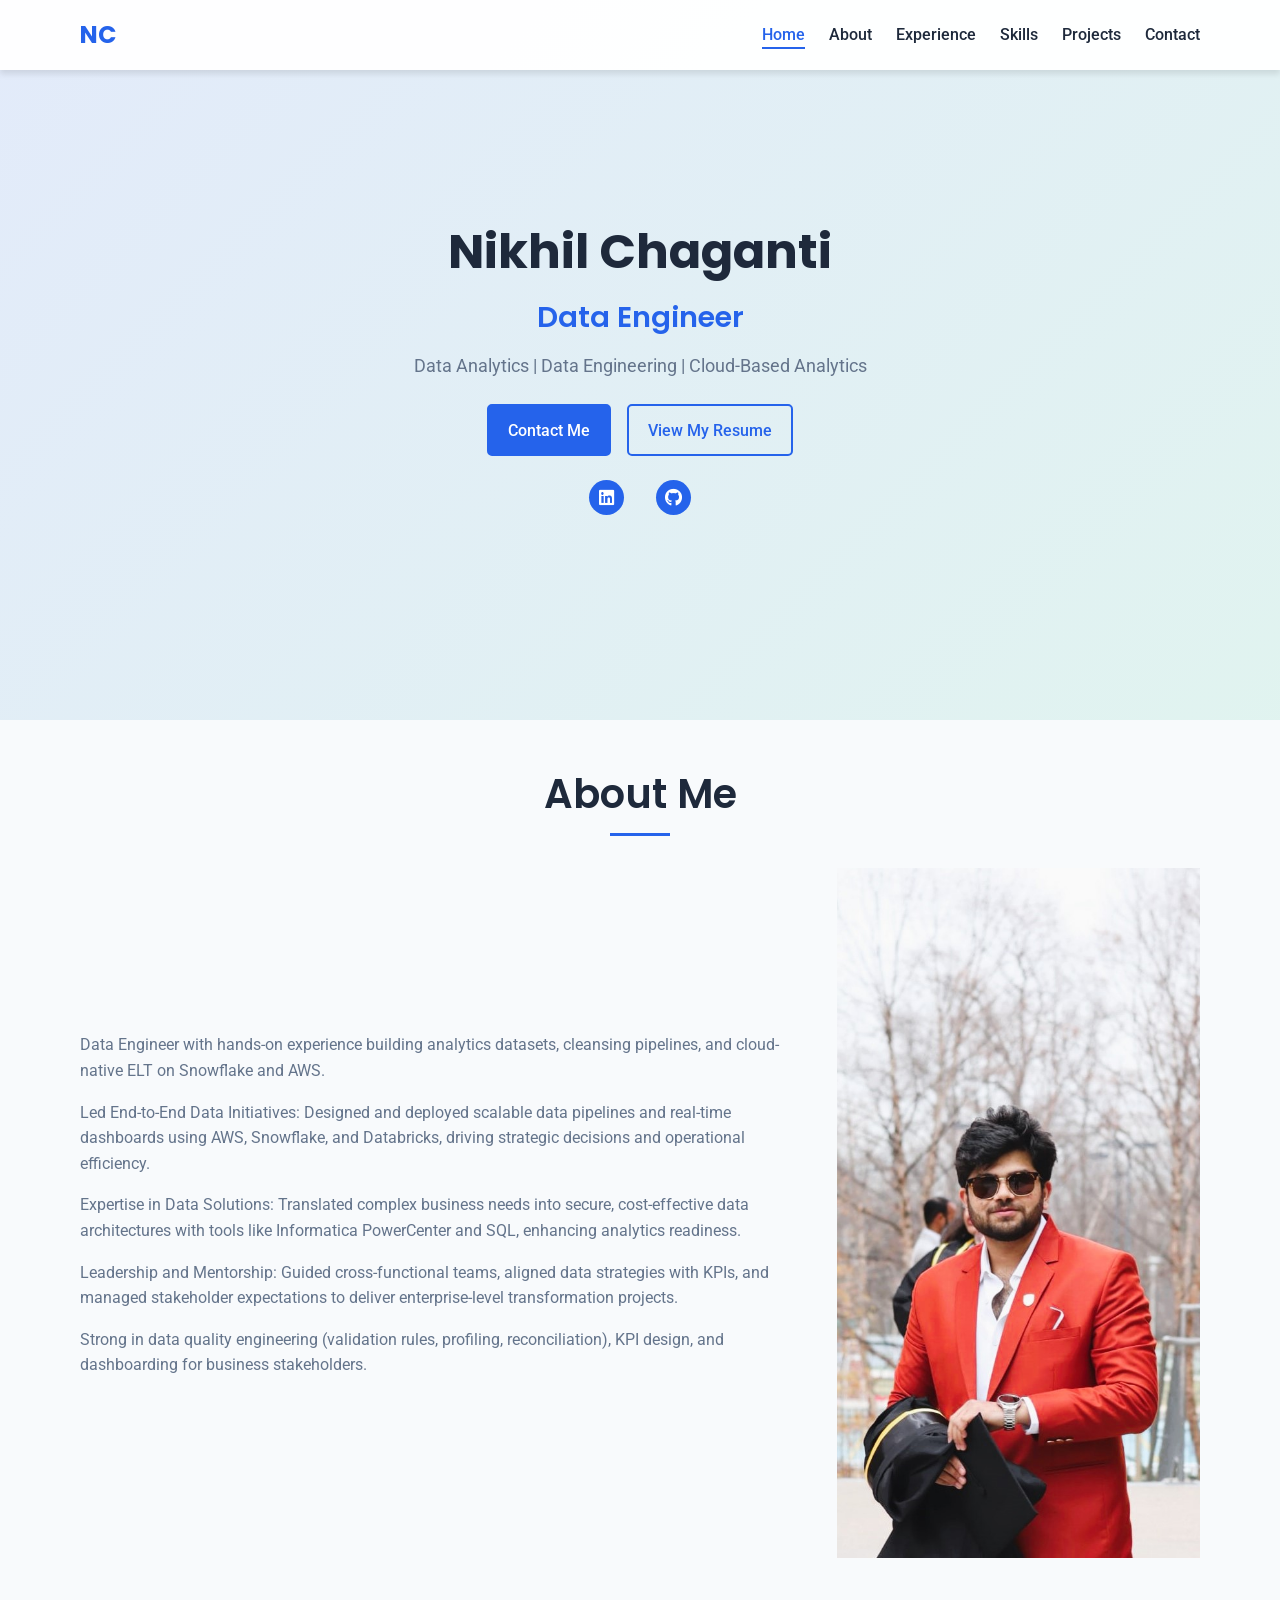
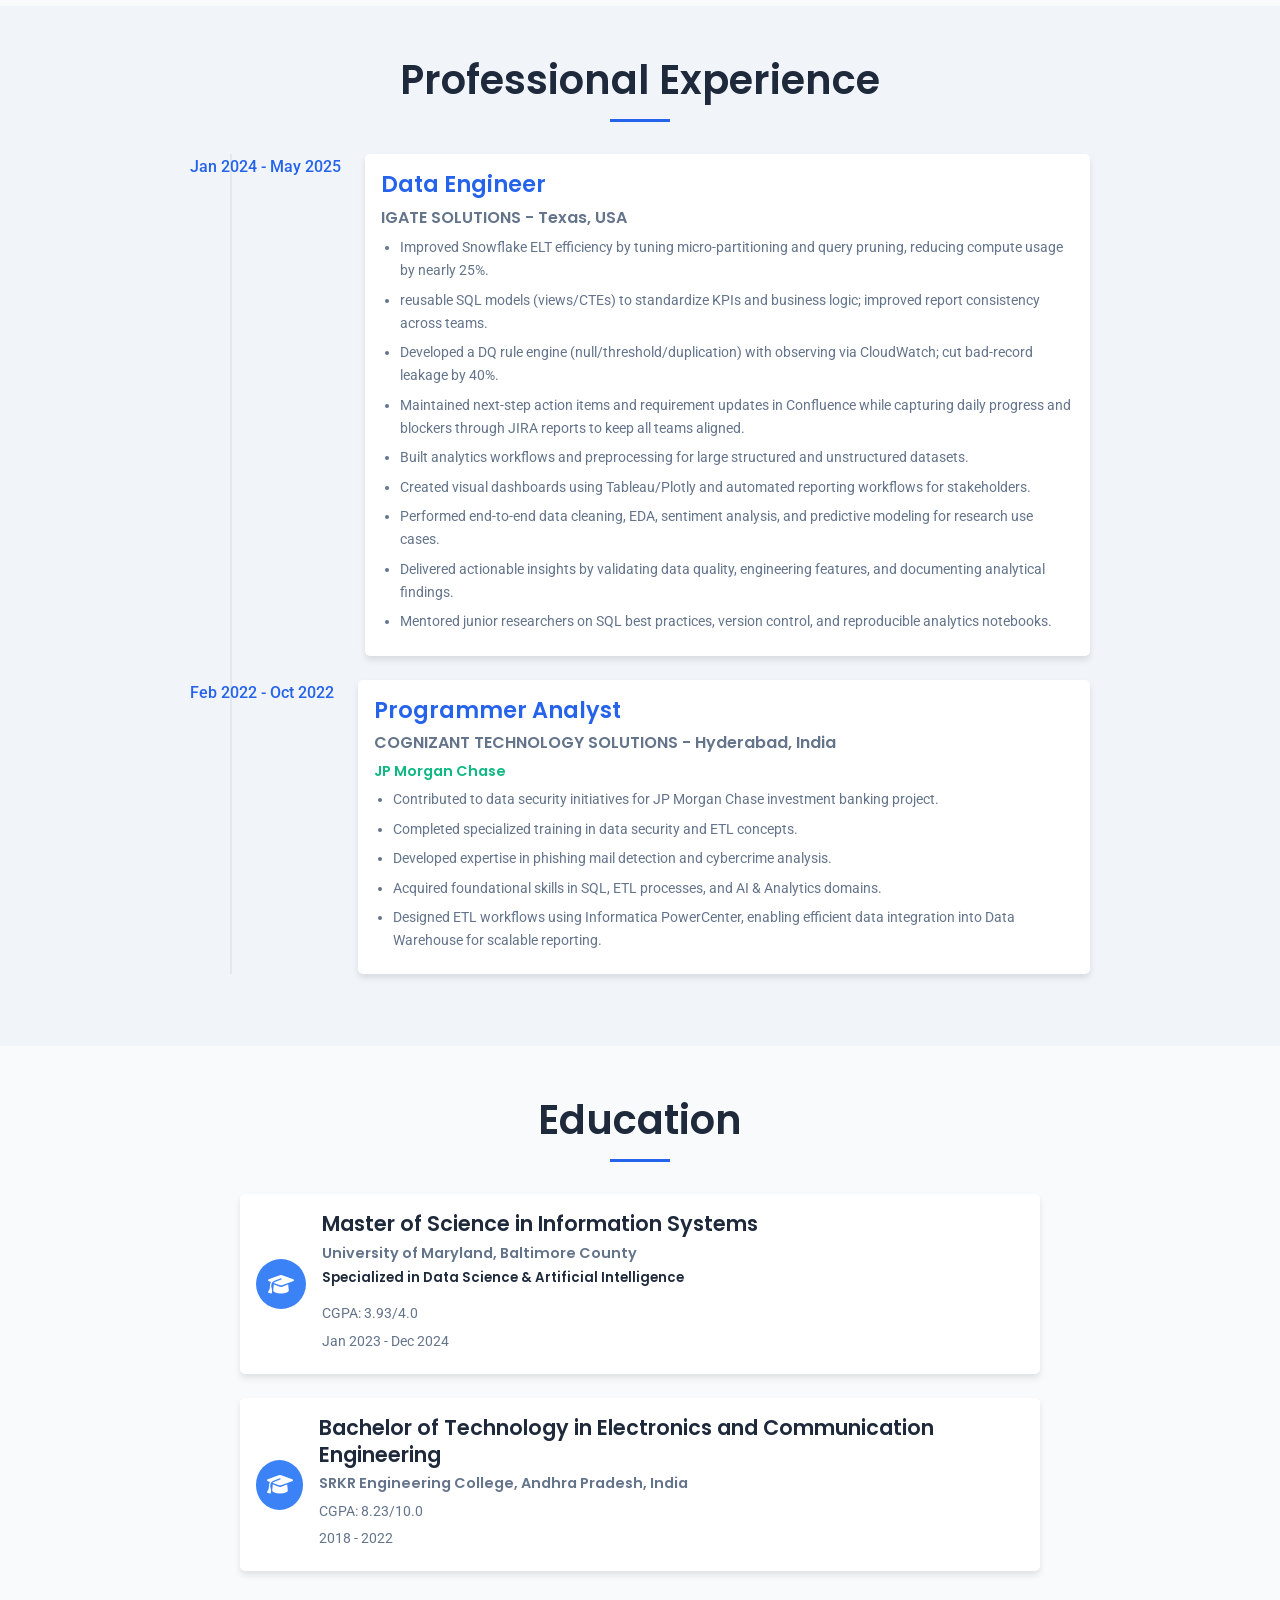
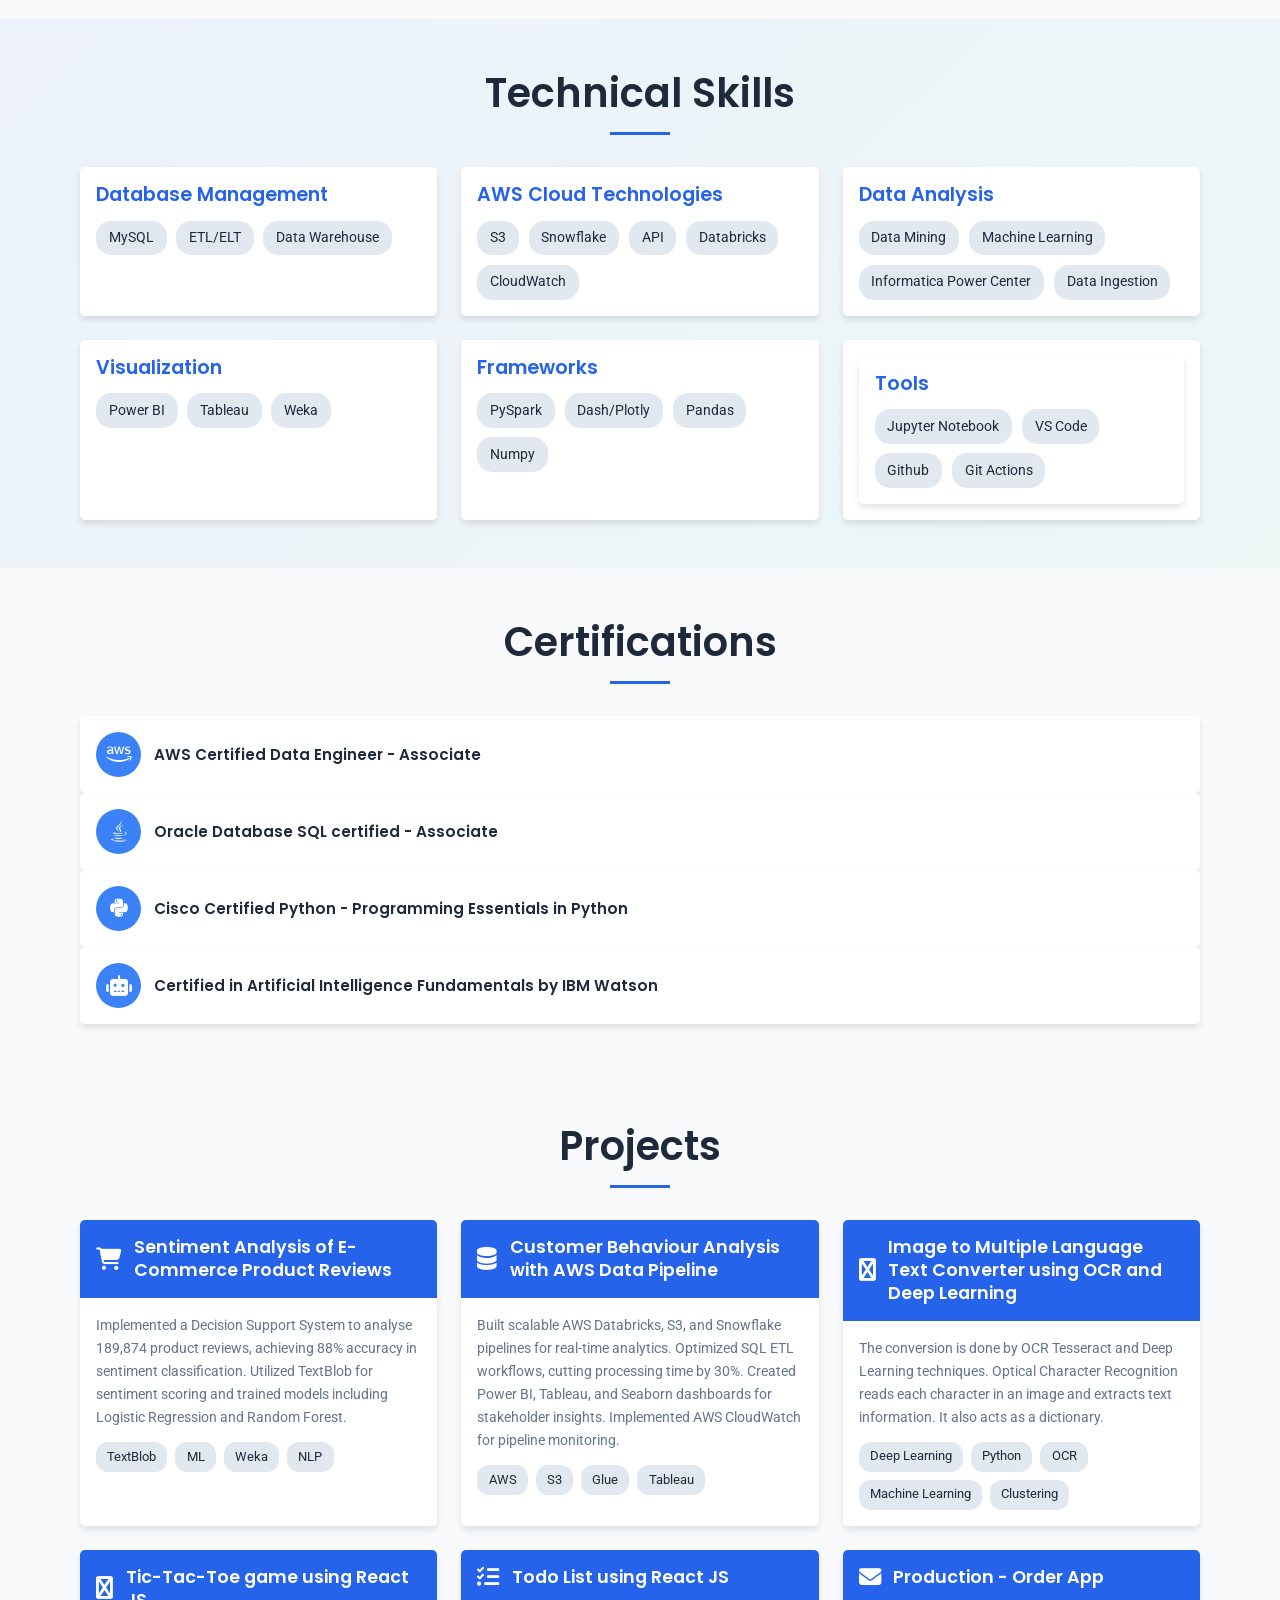
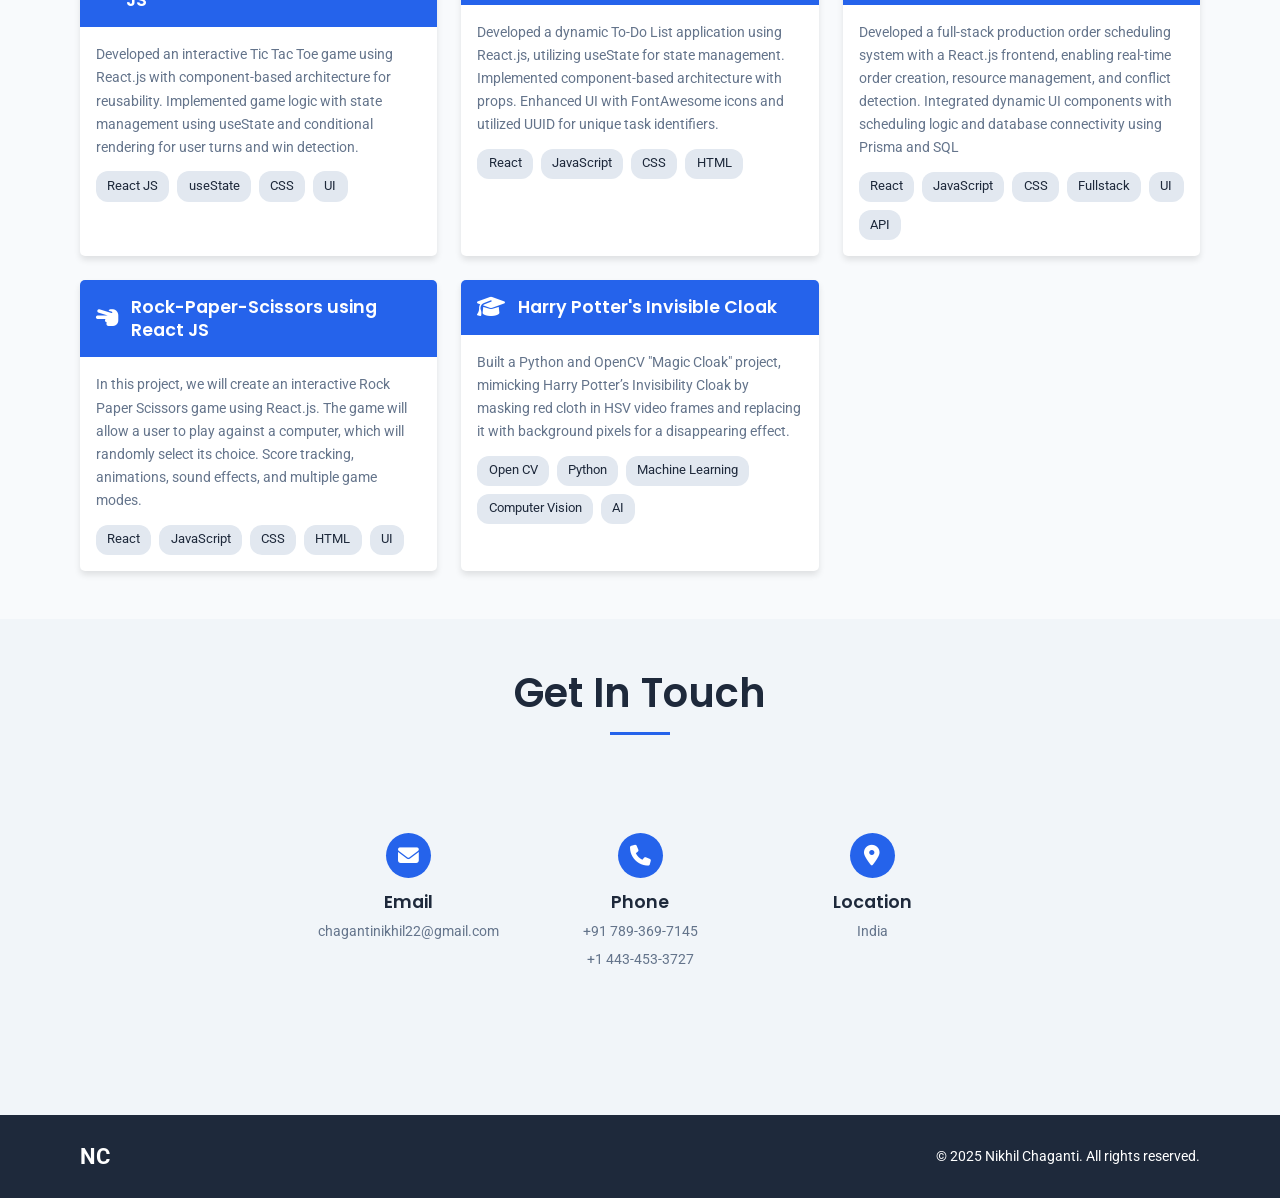
<file: index.html>
<!DOCTYPE html>
<html lang="en">
<head>
    <meta charset="UTF-8">
    <meta name="viewport" content="width=device-width, initial-scale=1.0">
    <title>Nikhil Chaganti | Data Engineer</title>
    <link rel="stylesheet" href="css/style.css">
    <link rel="stylesheet" href="https://cdnjs.cloudflare.com/ajax/libs/font-awesome/6.4.0/css/all.min.css">
    <link href="https://fonts.googleapis.com/css2?family=Poppins:wght@300;400;500;600;700&family=Roboto:wght@300;400;500;700&display=swap" rel="stylesheet">
</head>
<body>
    <header>
        <div class="container">
            <nav id="navbar">
                <a href="#home" class="logo">NC</a>
                <ul class="nav-links">
                    <li><a href="#home" class="active">Home</a></li>
                    <li><a href="#about">About</a></li>
                    <li><a href="#experience">Experience</a></li>
                    <li><a href="#skills">Skills</a></li>
                    <li><a href="#projects">Projects</a></li>
                    <li><a href="#contact">Contact</a></li>
                </ul>
                <div class="burger">
                    <div class="line1"></div>
                    <div class="line2"></div>
                    <div class="line3"></div>
                </div>
            </nav>
        </div>
    </header>

    <section id="home" class="hero">
        <div class="container">
            <div class="hero-content">
                <h1>Nikhil Chaganti</h1>
                <h2>Data Engineer</h2>
                <p>Data Analytics | Data Engineering | Cloud-Based Analytics</p>
                <div class="hero-buttons">
                    <a href="#contact" class="btn primary-btn">Contact Me</a>
                    <a href="resume.pdf" class="btn secondary-btn" target="_blank" rel="noopener noreferrer">View My Resume</a>
                </div>
                <div class="hero-social-links">
                    <a href="https://www.linkedin.com/in/nikhil-chaganti-770343243" class="social-icon"><i class="fab fa-linkedin"></i></a>
                    <a href="https://github.com/NikhilChaganti?tab=repositories" class="social-icon"><i class="fab fa-github"></i></a>
                </div>
            </div>
        </div>
    </section>

    <section id="about" class="about">
        <div class="container">
            <h2 class="section-title">About Me</h2>
            <div class="about-content">
                <div class="about-text">
                    <p>Data Engineer with hands-on experience building analytics datasets, cleansing pipelines, and cloud-native ELT on Snowflake and AWS.</p>
                    <p>Led End-to-End Data Initiatives: Designed and deployed scalable data pipelines and real-time dashboards using AWS, Snowflake, and Databricks, driving strategic decisions and operational efficiency.
                    <p>Expertise in Data Solutions: Translated complex business needs into secure, cost-effective data architectures with tools like Informatica PowerCenter and SQL, enhancing analytics readiness.</p>
                    <p>Leadership and Mentorship: Guided cross-functional teams, aligned data strategies with KPIs, and managed stakeholder expectations to deliver enterprise-level transformation projects.</p>
                    <p>Strong in data quality engineering (validation rules, profiling, reconciliation), KPI design, and dashboarding for business stakeholders.</p>
                </div>
                <div class="about-image">
                    <img src="portfolio_img.jpeg" alt="Nikhil Chaganti" class="profile-image">
                </div>
            </div>
        </div>
    </section>

    <section id="experience" class="experience">
        <div class="container">
            <h2 class="section-title">Professional Experience</h2>
            <div class="timeline">
                <div class="timeline-item">
                    <div class="timeline-date">
                        <span>Jan 2024 - May 2025</span>
                    </div>
                    <div class="timeline-content">
                        <h3>Data Engineer</h3>
                        <h4>IGATE SOLUTIONS - Texas, USA</h4>
                        <ul>
                            <li>Improved Snowflake ELT efficiency by tuning micro-partitioning and query pruning, reducing compute usage by nearly 25%.</li>
                            <li>reusable SQL models (views/CTEs) to standardize KPIs and business logic; improved report consistency across teams.</li> 
                            <li>Developed a DQ rule engine (null/threshold/duplication) with observing via CloudWatch; cut bad-record leakage by 40%.</li>
                            <li>Maintained next-step action items and requirement updates in Confluence while capturing daily progress and blockers through JIRA reports to keep all teams aligned.</li>
                            <li>Built analytics workflows and preprocessing for large structured and unstructured datasets.</li>
                            <li>Created visual dashboards using Tableau/Plotly and automated reporting workflows for stakeholders.</li>
                            <li>Performed end-to-end data cleaning, EDA, sentiment analysis, and predictive modeling for research use cases.</li>
                            <li>Delivered actionable insights by validating data quality, engineering features, and documenting analytical findings.</li>
                            <li>Mentored junior researchers on SQL best practices, version control, and reproducible analytics notebooks.</li>
                            
                        </ul>
                    </div>
                </div>

                <div class="timeline-item">
                    <div class="timeline-date">
                        <span>Feb 2022 - Oct 2022</span>
                    </div>
                    <div class="timeline-content">
                        <h3>Programmer Analyst</h3>
                        <h4>COGNIZANT TECHNOLOGY SOLUTIONS - Hyderabad, India</h4>
                        <h5>JP Morgan Chase</h5>
                        <ul>
                            <li>Contributed to data security initiatives for JP Morgan Chase investment banking project.</li>
                            <li>Completed specialized training in data security and ETL concepts.</li>
                            <li>Developed expertise in phishing mail detection and cybercrime analysis.</li>
                            <li>Acquired foundational skills in SQL, ETL processes, and AI & Analytics domains.</li>
                            <li>Designed ETL workflows using Informatica PowerCenter, enabling efficient data integration into Data Warehouse for scalable reporting.</li>
                        </ul>
                    </div>
                </div>
            </div>
        </div>
    </section>

    <section id="education" class="education">
        <div class="container">
            <h2 class="section-title">Education</h2>
            <div class="education-items">
                <div class="education-item">
                    <div class="education-icon">
                        <i class="fas fa-graduation-cap"></i>
                    </div>
                    <div class="education-details">
                        <h3>Master of Science in Information Systems</h3>
                        <h4>University of Maryland, Baltimore County</h4>
                        <h5>Specialized in Data Science & Artificial Intelligence</h5>
                        <p>CGPA: 3.93/4.0</p>
                        <p>Jan 2023 - Dec 2024</p>
                    </div>
                </div>
                <div class="education-item">
                    <div class="education-icon">
                        <i class="fas fa-graduation-cap"></i>
                    </div>
                    <div class="education-details">
                        <h3>Bachelor of Technology in Electronics and Communication Engineering</h3>
                        <h4>SRKR Engineering College, Andhra Pradesh, India</h4>
                        <p>CGPA: 8.23/10.0</p>
                        <p>2018 - 2022</p>
                    </div>
                </div>
            </div>
        </div>
    </section>

    <section id="skills" class="skills">
        <div class="container">
            <h2 class="section-title">Technical Skills</h2>
            <div class="skills-container">
                
                <div class="skill-category">
                    <h3>Database Management</h3>
                    <div class="skill-items">
                        <div class="skill-item">MySQL</div>
                        <div class="skill-item">ETL/ELT</div>
                        <div class="skill-item">Data Warehouse</div>
                    </div>
                </div>
                
                <div class="skill-category">
                    <h3>AWS Cloud Technologies</h3>
                    <div class="skill-items">
                        <div class="skill-item">S3</div>
                        <div class="skill-item">Snowflake</div>
                        <div class="skill-item">API</div>
                        <div class="skill-item">Databricks</div>
                        <div class="skill-item">CloudWatch</div>
                    </div>
                </div>
                <div class="skill-category">
                    <h3>Data Analysis</h3>
                    <div class="skill-items">
                        <div class="skill-item">Data Mining</div>
                        <div class="skill-item">Machine Learning</div>
                        <div class="skill-item">Informatica Power Center</div>
                        <div class="skill-item">Data Ingestion</div>
                    </div>
                </div>
                <div class="skill-category">
                    <h3>Visualization</h3>
                    <div class="skill-items">
                        
                        <div class="skill-item">Power BI</div>
                        <div class="skill-item">Tableau</div>
                        <div class="skill-item">Weka</div>
                    </div>
                </div>
                <div class="skill-category">
                    <h3>Frameworks</h3>
                    <div class="skill-items">
                        <div class="skill-item">PySpark</div>
                        <div class="skill-item">Dash/Plotly</div>
                        <div class="skill-item">Pandas</div>
                        <div class="skill-item">Numpy</div>
                    </div>
                </div>
                <div class="skill-category">
                
                <div class="skill-category">
                    <h3>Tools</h3>
                    <div class="skill-items">
                        <div class="skill-item">Jupyter Notebook</div>
                        <div class="skill-item">VS Code</div>
                        <div class="skill-item">Github</div>
                        <div class="skill-item">Git Actions</div>
                    </div>
                </div>
            </div>
        </div>
    </section>

    <section id="certifications" class="certifications">
        <div class="container">
            <h2 class="section-title">Certifications</h2>
            <!-- <div class="cert-container"> -->
                <div class="cert-item">
                    <div class="cert-icon">
                        <i class="fab fa-aws"></i>
                    </div>
                    <div class="cert-details">
                        <h3>AWS Certified Data Engineer - Associate</h3>
                    </div>
                </div>
                <div class="cert-item">
                    <div class="cert-icon">
                        <i class="fab fa-java"></i>
                    </div>
                    <div class="cert-details">
                        <h3>Oracle Database SQL certified - Associate</h3>
                    </div>
                </div>
                <div class="cert-item">
                    <div class="cert-icon">
                        <i class="fab fa-python"></i>
                    </div>
                    <div class="cert-details">
                        <h3>Cisco Certified Python - Programming Essentials in Python</h3>
                    </div>
                </div>
                <div class="cert-item">
                    <div class="cert-icon">
                        <i class="fas fa-robot"></i>
                    </div>
                    <div class="cert-details">
                        <h3>Certified in Artificial Intelligence Fundamentals by IBM Watson</h3>
                    </div>
                </div>
            </div>
        </div>
    </section>

    <section id="projects" class="projects">
        <div class="container">
            <h2 class="section-title">Projects</h2>
            <div class="projects-grid">
                
                <div class="project-card">
                    <div class="project-header">
                        <i class="fas fa-shopping-cart"></i>
                        <h3>Sentiment Analysis of E-Commerce Product Reviews</h3>
                    </div>
                    <div class="project-body">
                        <p>Implemented a Decision Support System to analyse 189,874 product reviews, achieving 88% accuracy in sentiment classification. Utilized TextBlob for sentiment scoring and trained models including Logistic Regression and Random Forest.</p>
                        <div class="tech-stack">
                            <span class="tech-tag">TextBlob</span>
                            <span class="tech-tag">ML</span>
                            <span class="tech-tag">Weka</span>
                            <span class="tech-tag">NLP</span>
                        </div>
                    </div>
                </div>
                <div class="project-card">
                    <div class="project-header">
                        <i class="fas fa-database"></i>
                        <h3>Customer Behaviour Analysis with AWS Data Pipeline</h3>
                    </div>
                    <div class="project-body">
                        <p>Built scalable AWS Databricks, S3, and Snowflake pipelines for real-time analytics. Optimized SQL ETL workflows, cutting processing time by 30%. Created Power BI, Tableau, and Seaborn dashboards for stakeholder insights. Implemented AWS CloudWatch for pipeline monitoring.</p>
                        <div class="tech-stack">
                            <span class="tech-tag">AWS</span>
                            <span class="tech-tag">S3</span>
                            <span class="tech-tag">Glue</span>
                            <span class="tech-tag">Tableau</span>
                        </div>
                    </div>
                </div>
                <div class="project-card">
                    <div class="project-header">
                        <i class="fas fa-python"></i>
                        <h3>Image to Multiple Language Text Converter using OCR and Deep Learning</h3>
                    </div>
                    <div class="project-body">
                        <p>The conversion is done by OCR Tesseract and Deep Learning techniques. Optical Character Recognition reads each character in an image and extracts text information. It also acts as a dictionary.</p>
                        <div class="tech-stack">
                            <span class="tech-tag">Deep Learning</span>
                            <span class="tech-tag">Python</span>
                            <span class="tech-tag">OCR</span>
                            <span class="tech-tag">Machine Learning</span>
                            <span class="tech-tag">Clustering</span>
                        </div>
                    </div>
                </div>
                <div class="project-card">
                    <div class="project-header">
                        <i class="fas fa-java"></i>
                        <h3>Tic-Tac-Toe game using React JS</h3>
                    </div>
                    <div class="project-body">
                        <p>Developed an interactive Tic Tac Toe game using React.js with component-based architecture for reusability. Implemented game logic with state management using useState and conditional rendering for user turns and win detection.</p>
                        <div class="tech-stack">
                            <span class="tech-tag">React JS</span>
                            <span class="tech-tag">useState</span>
                            <span class="tech-tag">CSS</span>
                            <span class="tech-tag">UI</span>
                        </div>
                    </div>
                </div>
                <div class="project-card">
                    <div class="project-header">
                        <i class="fas fa-tasks"></i>
                        <h3>Todo List using React JS</h3>
                    </div>
                    <div class="project-body">
                        <p>Developed a dynamic To-Do List application using React.js, utilizing useState for state management. Implemented component-based architecture with props. Enhanced UI with FontAwesome icons and utilized UUID for unique task identifiers.</p>
                        <div class="tech-stack">
                            <span class="tech-tag">React</span>
                            <span class="tech-tag">JavaScript</span>
                            <span class="tech-tag">CSS</span>
                            <span class="tech-tag">HTML</span>
                        </div>
                    </div>
                </div>
                <div class="project-card">
                    <div class="project-header">
                        <i class="fas fa-envelope"></i>
                        <h3>Production - Order App</h3>
                    </div>
                    <div class="project-body">
                        <p>Developed a full-stack production order scheduling system with a React.js frontend, enabling real-time order creation, resource management, and conflict detection. Integrated dynamic UI components with scheduling logic and database connectivity using Prisma and SQL</p>
                        <div class="tech-stack">
                            <span class="tech-tag">React</span>
                            <span class="tech-tag">JavaScript</span>
                            <span class="tech-tag">CSS</span>
                            <span class="tech-tag">Fullstack</span>
                            <span class="tech-tag">UI</span>
                            <span class="tech-tag">API</span>
                        </div>
                    </div>
                </div>
                <div class="project-card">
                    <div class="project-header">
                        <i class="fas fa-hand-scissors"></i>
                        <h3>Rock-Paper-Scissors using React JS</h3>
                    </div>
                    <div class="project-body">
                        <p>In this project, we will create an interactive Rock Paper Scissors game using React.js. The game will allow a user to play against a computer, which will randomly select its choice. Score tracking, animations, sound effects, and multiple game modes.</p>
                        <div class="tech-stack">
                            <span class="tech-tag">React</span>
                            <span class="tech-tag">JavaScript</span>
                            <span class="tech-tag">CSS</span>
                            <span class="tech-tag">HTML</span>
                            <span class="tech-tag">UI</span>
                        </div>
                    </div>
                </div>
                <div class="project-card">
                    <div class="project-header">
                        <i class="fas fa-graduation-cap"></i>
                        <h3>Harry Potter's Invisible Cloak</h3>
                    </div>
                    <div class="project-body">
                        <p>Built a Python and OpenCV "Magic Cloak" project, mimicking Harry Potter’s Invisibility Cloak by masking red cloth in HSV video frames and replacing it with background pixels for a disappearing effect.</p>
                        <div class="tech-stack">
                            <span class="tech-tag">Open CV</span>
                            <span class="tech-tag">Python</span>
                            <span class="tech-tag">Machine Learning</span>
                            <span class="tech-tag">Computer Vision</span>
                            <span class="tech-tag">AI</span>
                        </div>
                    </div>
                </div>
            </div>
        </div>
    </section>

    <section id="contact" class="contact">
        <div class="container">
            <h2 class="section-title">Get In Touch</h2>
            <div class="contact-content">
                <div class="contact-info">
                    <div class="contact-item">
                        <div class="contact-icon">
                            <i class="fas fa-envelope"></i>
                        </div>
                        <div class="contact-details">
                            <h3>Email</h3>
                            <a href="mailto:chagantinikhil22@gmail.com">chagantinikhil22@gmail.com</a>
                        </div>
                    </div>
                    <div class="contact-item">
                        <div class="contact-icon">
                            <i class="fas fa-phone"></i>
                        </div>
                        <div class="contact-details">
                            <h3>Phone</h3>
                            <a href="tel:+917893697145">+91 789-369-7145</a>
                            <a href="tel:+14434533727">+1 443-453-3727</a>
                        </div>
                    </div>
                    <div class="contact-item">
                        <div class="contact-icon">
                            <i class="fas fa-map-marker-alt"></i>
                        </div>
                        <div class="contact-details">
                            <h3>Location</h3>
                            <p>India</p>
                        </div>
                    </div>
                </div>
            </div>
        </div>
    </section>

    <footer>
        <div class="container">
            <div class="footer-content">
                <div class="footer-logo">NC</div>
                <div class="footer-text">
                    <p>© 2025 Nikhil Chaganti. All rights reserved.</p>
                </div>
            </div>
        </div>
    </footer>

    <script>
        // Navigation toggle for mobile
        document.addEventListener('DOMContentLoaded', function() {
            const burger = document.querySelector('.burger');
            const nav = document.querySelector('.nav-links');
            const navLinks = document.querySelectorAll('.nav-links li');
            
            burger.addEventListener('click', function() {
                nav.classList.toggle('nav-active');
                burger.classList.toggle('toggle');
            });
            
            document.querySelectorAll('a[href^="#"]').forEach(anchor => {
                anchor.addEventListener('click', function (e) {
                    e.preventDefault();
                    document.querySelector(this.getAttribute('href')).scrollIntoView({
                        behavior: 'smooth'
                    });
                    if (nav.classList.contains('nav-active')) {
                        nav.classList.remove('nav-active');
                        burger.classList.remove('toggle');
                    }
                });
            });
            
            window.addEventListener('scroll', () => {
                let current = '';
                const sections = document.querySelectorAll('section');
                const navItems = document.querySelectorAll('.nav-links a');
                
                sections.forEach(section => {
                    const sectionTop = section.offsetTop;
                    const sectionHeight = section.clientHeight;
                    if (pageYOffset >= sectionTop - 200) {
                        current = section.getAttribute('id');
                    }
                });
                
                navItems.forEach(item => {
                    item.classList.remove('active');
                    if (item.getAttribute('href').substring(1) === current) {
                        item.classList.add('active');
                    }
                });
            });
        });
    </script>
</body>
</html>
</file>
<file: css/style.css>
/* Base Styles and Variables */
:root {
  --primary-color: #2563eb;
  --primary-dark: #1d4ed8;
  --primary-light: #3b82f6;
  --secondary-color: #10b981;
  --dark-color: #1e293b;
  --light-color: #f8fafc;
  --gray-color: #64748b;
  --light-gray: #e2e8f0;
  --shadow: 0 4px 6px rgba(0, 0, 0, 0.1);
  --transition: all 0.3s ease;
}

* {
  margin: 0;
  padding: 0;
  box-sizing: border-box;
}

html {
  scroll-behavior: smooth;
}

body {
  font-family: 'Roboto', sans-serif;
  line-height: 1.6;
  color: var(--dark-color);
  background-color: var(--light-color);
}

h1, h2, h3, h4, h5, h6 {
  font-family: 'Poppins', sans-serif;
  font-weight: 600;
  line-height: 1.3;
  margin-bottom: 1rem;
}

h1 {
  font-size: 3rem;
  font-weight: 700;
}

h2 {
  font-size: 2.5rem;
}

h3 {
  font-size: 1.75rem;
}

p {
  margin-bottom: 1rem;
}

a {
  text-decoration: none;
  color: var(--primary-color);
  transition: var(--transition);
}

a:hover {
  color: var(--primary-dark);
}

ul {
  list-style: none;
}

img {
  max-width: 100%;
}

.container {
  width: 90%;
  max-width: 1200px;
  margin: 0 auto;
  padding: 0 1rem;
}

.section-title {
  text-align: center;
  margin-bottom: 2rem;
  position: relative;
  padding-bottom: 1rem;
}

.section-title::after {
  content: '';
  position: absolute;
  bottom: 0;
  left: 50%;
  transform: translateX(-50%);
  width: 60px;
  height: 3px;
  background: var(--primary-color);
}

section {
  padding: 3rem 0;
}

.btn {
  display: inline-block;
  padding: 0.7rem 1.2rem;
  border-radius: 5px;
  font-weight: 500;
  cursor: pointer;
  transition: var(--transition);
  font-size: 1rem;
  text-align: center;
}

.primary-btn {
  background-color: var(--primary-color);
  color: white;
  border: 2px solid var(--primary-color);
}

.primary-btn:hover {
  background-color: var(--primary-dark);
  color: white;
  border-color: var(--primary-dark);
}

.secondary-btn {
  background-color: transparent;
  color: var(--primary-color);
  border: 2px solid var(--primary-color);
}

.secondary-btn:hover {
  background-color: var(--primary-color);
  color: white;
}

/* Header and Navigation */
header {
  position: fixed;
  top: 0;
  left: 0;
  width: 100%;
  z-index: 1000;
  background-color: rgba(255, 255, 255, 0.95);
  box-shadow: var(--shadow);
}

nav {
  display: flex;
  justify-content: space-between;
  align-items: center;
  padding: 1rem 0;
}

.logo {
  font-size: 1.5rem;
  font-weight: 700;
  color: var(--primary-color);
  font-family: 'Poppins', sans-serif;
  text-decoration: none; /* Remove underline from the link */
  display: block; /* Ensure it behaves like a block element */
  cursor: pointer; /* Show pointer on hover */
}

.logo:hover {
  color: var(--primary-dark); /* Optional: Change color on hover for feedback */
}

.nav-links {
  display: flex;
}

.nav-links li {
  margin-left: 1.5rem;
}

.nav-links a {
  color: var(--dark-color);
  font-weight: 500;
  position: relative;
  font-size: 1rem;
}

.nav-links a::after {
  content: '';
  position: absolute;
  bottom: -5px;
  left: 0;
  width: 0;
  height: 2px;
  background-color: var(--primary-color);
  transition: var(--transition);
}

.nav-links a:hover::after,
.nav-links a.active::after {
  width: 100%;
}

.nav-links a.active {
  color: var(--primary-color);
}

.burger {
  display: none;
  cursor: pointer;
}

.burger div {
  width: 25px;
  height: 3px;
  background-color: var(--dark-color);
  margin: 5px;
  transition: var(--transition);
}

/* Hero Section */
.hero {
  min-height: 80vh;
  display: flex;
  align-items: center;
  background: linear-gradient(135deg, rgba(37, 99, 235, 0.1), rgba(16, 185, 129, 0.1));
  padding-top: 4rem;
}

.hero-content {
  text-align: center;
  max-width: 700px;
  margin: 0 auto;
}

.hero-content h1 {
  margin-bottom: 1rem;
  color: var(--dark-color);
}

.hero-content h2 {
  color: var(--primary-color);
  margin-bottom: 1rem;
  font-size: 1.8rem;
}

.hero-content p {
  font-size: 1.1rem;
  margin-bottom: 1.5rem;
  color: var(--gray-color);
}

.hero-buttons {
  display: flex;
  justify-content: center;
  gap: 1rem;
  flex-wrap: wrap;
}

.hero-social-links {
  display: flex;
  justify-content: center; /* Center the icons horizontally */
  gap: 2rem; /* Space between LinkedIn and GitHub */
  margin-top: 1.5rem; /* Space above the social icons */
}

.social-icon {
  display: flex;
  align-items: center;
  justify-content: center;
  width: 35px;
  height: 35px;
  border-radius: 50%;
  background-color: var(--primary-color);
  color: white;
  transition: var(--transition);
}

.social-icon i {
  font-size: 1.1rem;
}

.social-icon:hover {
  background-color: var(--primary-dark);
  transform: translateY(-3px);
}

/* Media Queries for Responsive Adjustments */
@media screen and (max-width: 768px) {
  .hero-social-links {
      gap: 1.5rem; /* Reduce gap on smaller screens */
  }
  
  .social-icon {
      width: 30px;
      height: 30px;
  }
  
  .social-icon i {
      font-size: 1rem;
  }
}

@media screen and (max-width: 480px) {
  .hero-social-links {
      gap: 1rem;
  }
  
  .social-icon {
      width: 28px;
      height: 28px;
  }
  
  .social-icon i {
      font-size: 0.9rem;
  }
}

/* About Section */
.about-content {
  display: grid;
  grid-template-columns: 2fr 1fr;
  gap: 2rem;
  align-items: center;
}

.about-text p {
  margin-bottom: 1rem;
  color: var(--gray-color);
}

.personal-info {
  margin-top: 1.5rem;
}

.info-item {
  display: flex;
  align-items: center;
  margin-bottom: 0.8rem;
}

.info-item i {
  width: 25px;
  color: var(--primary-color);
  margin-right: 1rem;
  font-size: 1.1rem;
}

.about-image {
  display: flex;
  justify-content: center;
}

.social-links {
  display: flex;
  justify-content: center;
  margin-top: 1.5rem;
  gap: 0.8rem;
}

.social-icon {
  display: flex;
  align-items: center;
  justify-content: center;
  width: 35px;
  height: 35px;
  border-radius: 50%;
  background-color: var(--primary-color);
  color: white;
  transition: var(--transition);
}

.social-icon i {
  font-size: 1.1rem;
}

.social-icon:hover {
  background-color: var(--primary-dark);
  transform: translateY(-3px);
}

/* Experience Section */
.experience {
  background-color: #f1f5f9;
}

.timeline {
  position: relative;
  max-width: 900px;
  margin: 0 auto;
}

.timeline::before {
  content: '';
  position: absolute;
  height: 100%;
  width: 2px;
  background-color: var(--light-gray);
  left: 40px;
  top: 0;
}

.timeline-item {
  display: flex;
  margin-bottom: 1.5rem;
  position: relative;
}

.timeline-date {
  min-width: 90px;
  text-align: right;
  padding-right: 1.5rem;
  font-weight: 500;
  color: var(--primary-color);
  position: relative;
}



.timeline-content {
  background-color: white;
  padding: 1rem;
  border-radius: 5px;
  box-shadow: var(--shadow);
  flex: 1;
}

.timeline-content h3 {
  color: var(--primary-color);
  margin-bottom: 0.5rem;
  font-size: 1.4rem;
}

.timeline-content h4 {
  font-size: 1rem;
  color: var(--gray-color);
  margin-bottom: 0.5rem;
}

.timeline-content h5 {
  font-size: 0.9rem;
  color: var(--secondary-color);
  margin-bottom: 0.5rem;
}

.timeline-content ul {
  list-style-type: disc;
  padding-left: 1.2rem;
}

.timeline-content li {
  margin-bottom: 0.4rem;
  color: var(--gray-color);
  font-size: 0.9rem;
}

/* Education Section */
.education-items {
  display: flex;
  flex-direction: column;
  gap: 1.5rem;
  max-width: 800px;
  margin: 0 auto;
}

.education-item {
  display: flex;
  background-color: white;
  padding: 1rem;
  border-radius: 5px;
  box-shadow: var(--shadow);
  align-items: center;
}

.education-icon {
  display: flex;
  align-items: center;
  justify-content: center;
  width: 50px;
  height: 50px;
  background-color: var(--primary-light);
  color: white;
  border-radius: 50%;
  margin-right: 1rem;
}

.education-icon i {
  font-size: 1.3rem;
}

.education-details h3 {
  margin-bottom: 0.4rem;
  font-size: 1.3rem;
}

.education-details h4 {
  color: var(--gray-color);
  margin-bottom: 0.4rem;
  font-size: 0.9rem;
}

.education-details p {
  color: var(--gray-color);
  margin-bottom: 0.3rem;
  font-size: 0.9rem;
}

/* Skills Section */
.skills {
  background: linear-gradient(135deg, rgba(37, 99, 235, 0.05), rgba(16, 185, 129, 0.05));
}

.skills-container {
  display: grid;
  grid-template-columns: repeat(auto-fill, minmax(280px, 1fr));
  gap: 1.5rem;
}

.skill-category {
  background-color: white;
  padding: 1rem;
  border-radius: 5px;
  box-shadow: var(--shadow);
}

.skill-category h3 {
  margin-bottom: 0.8rem;
  color: var(--primary-color);
  font-size: 1.2rem;
}

.skill-items {
  display: flex;
  flex-wrap: wrap;
  gap: 0.6rem;
}

.skill-item {
  background-color: var(--light-gray);
  padding: 0.4rem 0.8rem;
  border-radius: 15px;
  font-size: 0.85rem;
  transition: var(--transition);
}

.skill-item:hover {
  background-color: var(--primary-color);
  color: white;
  transform: translateY(-3px);
}

/* Certifications Section */
.cert-container {
  display: grid;
  grid-template-columns: repeat(auto-fill, minmax(240px, 1fr));
  gap: 1.2rem;
}

.cert-item {
  background-color: white;
  padding: 1rem;
  border-radius: 5px;
  box-shadow: var(--shadow);
  display: flex;
  align-items: center;
  transition: var(--transition);
}

.cert-item:hover {
  transform: translateY(-5px);
}

.cert-icon {
  display: flex;
  align-items: center;
  justify-content: center;
  width: 45px;
  height: 45px;
  background-color: var(--primary-light);
  color: white;
  border-radius: 50%;
  margin-right: 0.8rem;
}

.cert-icon i {
  font-size: 1.3rem;
}

.cert-details h3 {
  font-size: 0.95rem;
  margin-bottom: 0;
}

/* Projects Section */
.projects-grid {
  display: grid;
  grid-template-columns: repeat(auto-fill, minmax(280px, 1fr));
  gap: 1.5rem;
}

.project-card {
  background-color: white;
  border-radius: 5px;
  overflow: hidden;
  box-shadow: var(--shadow);
  transition: var(--transition);
}

.project-card:hover {
  transform: translateY(-5px);
  box-shadow: 0 10px 20px rgba(0, 0, 0, 0.1);
}

.project-header {
  background-color: var(--primary-color);
  color: white;
  padding: 1rem;
  display: flex;
  align-items: center;
}

.project-header i {
  font-size: 1.4rem;
  margin-right: 0.8rem;
}

.project-header h3 {
  margin-bottom: 0;
  font-size: 1.1rem;
}

.project-body {
  padding: 1rem;
}

.project-body p {
  color: var(--gray-color);
  margin-bottom: 0.8rem;
  font-size: 0.9rem;
}

.tech-stack {
  display: flex;
  flex-wrap: wrap;
  gap: 0.5rem;
}

.tech-tag {
  background-color: var(--light-gray);
  padding: 0.3rem 0.7rem;
  border-radius: 12px;
  font-size: 0.8rem;
}

/* Contact Section */
.contact {
  background-color: #f1f5f9;
  padding: 3rem 0; /* Adjusted padding for consistency */
}

.contact-content {
  display: flex;
  justify-content: center; /* Center horizontally */
  align-items: center; /* Center vertically */
  min-height: 300px; /* Ensure enough height for vertical centering */
}

.contact-info {
  display: flex;
  flex-wrap: wrap; /* Allow items to wrap if needed */
  justify-content: center; /* Center items horizontally */
  gap: 2rem; /* Space between items */
  max-width: 800px; /* Limit width for better control */
  text-align: center; /* Center text within each item */
}

.contact-item {
  display: flex;
  flex-direction: column; /* Stack icon and details vertically */
  align-items: center; /* Center items horizontally within each contact-item */
  margin-bottom: 1.5rem; /* Space between items when wrapping */
  flex: 1; /* Allow items to grow equally */
  min-width: 200px; /* Minimum width for each item */
  max-width: 250px; /* Maximum width for balance */
}

.contact-icon {
  width: 45px;
  height: 45px;
  background-color: var(--primary-color);
  color: white;
  display: flex;
  align-items: center;
  justify-content: center;
  border-radius: 50%;
  margin-bottom: 0.8rem; /* Space between icon and details */
}

.contact-icon i {
  font-size: 1.3rem;
}

.contact-details h3 {
  font-size: 1.1rem;
  margin-bottom: 0.4rem;
}

.contact-details p, 
.contact-details a {
  color: var(--gray-color);
  display: block;
  margin-bottom: 0.3rem;
  font-size: 0.9rem;
}

/* Media Queries for Responsive Adjustments */
@media screen and (max-width: 768px) {
  .contact-info {
      flex-direction: column; /* Stack items vertically on smaller screens */
      gap: 1.5rem;
  }
  
  .contact-item {
      min-width: 100%; /* Full width on mobile */
      max-width: 100%;
  }
}

@media screen and (max-width: 480px) {
  .contact-info {
      gap: 1rem;
  }
  
  .contact-item {
      margin-bottom: 1rem;
  }
  
  .contact-details h3 {
      font-size: 1rem;
  }
  
  .contact-details p, 
  .contact-details a {
      font-size: 0.85rem;
  }
  
  .contact-icon {
      width: 40px;
      height: 40px;
  }
  
  .contact-icon i {
      font-size: 1.2rem;
  }
}

.form-group {
  margin-bottom: 1.2rem;
}

.form-group input, .form-group textarea {
  width: 100%;
  padding: 0.7rem;
  border: 1px solid var(--light-gray);
  border-radius: 5px;
  font-family: inherit;
  transition: var(--transition);
  font-size: 0.9rem;
}

.form-group input:focus, .form-group textarea:focus {
  outline: none;
  border-color: var(--primary-color);
  box-shadow: 0 0 0 2px rgba(37, 99, 235, 0.2);
}

/* Footer */
footer {
  background-color: var(--dark-color);
  color: white;
  padding: 1.5rem 0;
}

.footer-content {
  display: flex;
  justify-content: space-between;
  align-items: center;
  flex-wrap: wrap;
  gap: 1rem;
}

.footer-logo {
  font-size: 1.4rem;
  font-weight: 700;
  color: white;
}

.footer-text p {
  margin-bottom: 0;
  font-size: 0.9rem;
}

/* Image Container */
.image-container {
  width: 220px;
  height: 220px;
  border-radius: 50%;
  overflow: hidden;
  box-shadow: var(--shadow);
  border: 3px solid var(--primary-color);
}

.profile-image {
  width: 100%;
  height: 100%;
  object-fit: cover;
  transition: var(--transition);
}

.profile-image:hover {
  transform: scale(1.05);
}

/* Media Queries for Mobile Responsiveness */
@media screen and (max-width: 1024px) {
  .about-content,
  .contact-content {
      grid-template-columns: 1fr;
      gap: 1.5rem;
  }
  
  .about-image {
      order: -1;
      margin-bottom: 1rem;
  }
  
  .timeline::before {
      left: 30px;
  }
  
  .timeline-date {
      min-width: 70px;
      padding-right: 1rem;
  }
  
  .timeline-date::after {
      right: -6px;
  }
}

@media screen and (max-width: 768px) {
  body {
      font-size: 0.9rem;
  }
  
  h1 {
      font-size: 2.2rem;
  }
  
  h2 {
      font-size: 1.8rem;
  }
  
  .nav-links {
      position: fixed;
      right: 0;
      top: 0;
      height: 100vh;
      background-color: white;
      display: flex;
      flex-direction: column;
      align-items: center;
      justify-content: center;
      width: 70%;
      transform: translateX(100%);
      transition: transform 0.5s ease-in;
      box-shadow: -2px 0 5px rgba(0, 0, 0, 0.1);
      z-index: 999;
  }
  
  .nav-links li {
      margin: 1.5rem 0;
  }
  
  .nav-links a {
      font-size: 1.1rem;
  }
  
  .burger {
      display: block;
      z-index: 1000;
  }
  
  .nav-active {
      transform: translateX(0%);
  }
  
  .hero {
      min-height: 70vh;
      padding-top: 5rem;
  }
  
  .hero-content h2 {
      font-size: 1.5rem;
  }
  
  .hero-buttons {
      flex-direction: column;
      width: 100%;
      gap: 0.8rem;
  }
  
  .btn {
      width: 100%;
      max-width: 200px;
      margin: 0 auto;
  }
  
  .about-content {
      text-align: center;
  }
  
  .personal-info {
      display: flex;
      flex-direction: column;
      align-items: center;
  }
  
  .info-item {
      justify-content: center;
  }
  
  .timeline::before {
      left: 20px;
  }
  
  .timeline-item {
      flex-direction: column;
  }
  
  .timeline-date {
      text-align: left;
      padding-right: 0;
      margin-bottom: 0.5rem;
  }
  
  .education-item {
      flex-direction: column;
      text-align: center;
  }
  
  .education-icon {
      margin: 0 auto 0.8rem;
  }
  
  .projects-grid,
  .skills-container,
  .cert-container {
      grid-template-columns: 1fr;
  }
  
  .contact-item {
      flex-direction: column;
      text-align: center;
  }
  
  .contact-icon {
      margin: 0 auto 0.5rem;
  }
  
  .footer-content {
      flex-direction: column;
      text-align: center;
      gap: 1rem;
  }
  
  .image-container {
      width: 180px;
      height: 180px;
      margin: 0 auto;
  }
}

@media screen and (max-width: 480px) {
  h1 {
      font-size: 1.8rem;
  }
  
  h2 {
      font-size: 1.5rem;
  }
  
  h3 {
      font-size: 1.2rem;
  }
  
  .container {
      width: 95%;
  }
  
  .nav-links {
      width: 80%;
  }
  
  .nav-links a {
      font-size: 1rem;
  }
  
  .hero {
      min-height: 60vh;
  }
  
  .hero-content p {
      font-size: 0.95rem;
  }
  
  .section-title {
      margin-bottom: 1.5rem;
  }
  
  .section-title::after {
      width: 40px;
      height: 2px;
  }
  
  section {
      padding: 2rem 0;
  }
  
  .timeline::before {
      display: none;
  }
  
  .timeline-date {
      min-width: 100%;
      margin-bottom: 0.8rem;
  }
  
  .timeline-date::after {
      display: none;
  }
  
  .timeline-content {
      padding: 0.8rem;
  }
  
  .skill-items {
      justify-content: center;
  }
  
  .cert-details h3 {
      font-size: 0.9rem;
  }
  
  .project-header {
      flex-direction: column;
      text-align: center;
      padding: 0.8rem;
  }
  
  .project-header i {
      margin-right: 0;
      margin-bottom: 0.5rem;
  }
  
  .form-group input, .form-group textarea {
      font-size: 0.85rem;
  }
  
  .footer-logo {
      font-size: 1.2rem;
  }
  
  .footer-text p {
      font-size: 0.8rem;
  }
  
  .image-container {
      width: 140px;
      height: 140px;
  }
}

.toggle .line1 {
  transform: rotate(-45deg) translate(-5px, 6px);
}

.toggle .line2 {
  opacity: 0;
}

.toggle .line3 {
  transform: rotate(45deg) translate(-5px, -6px);
}
</file>
